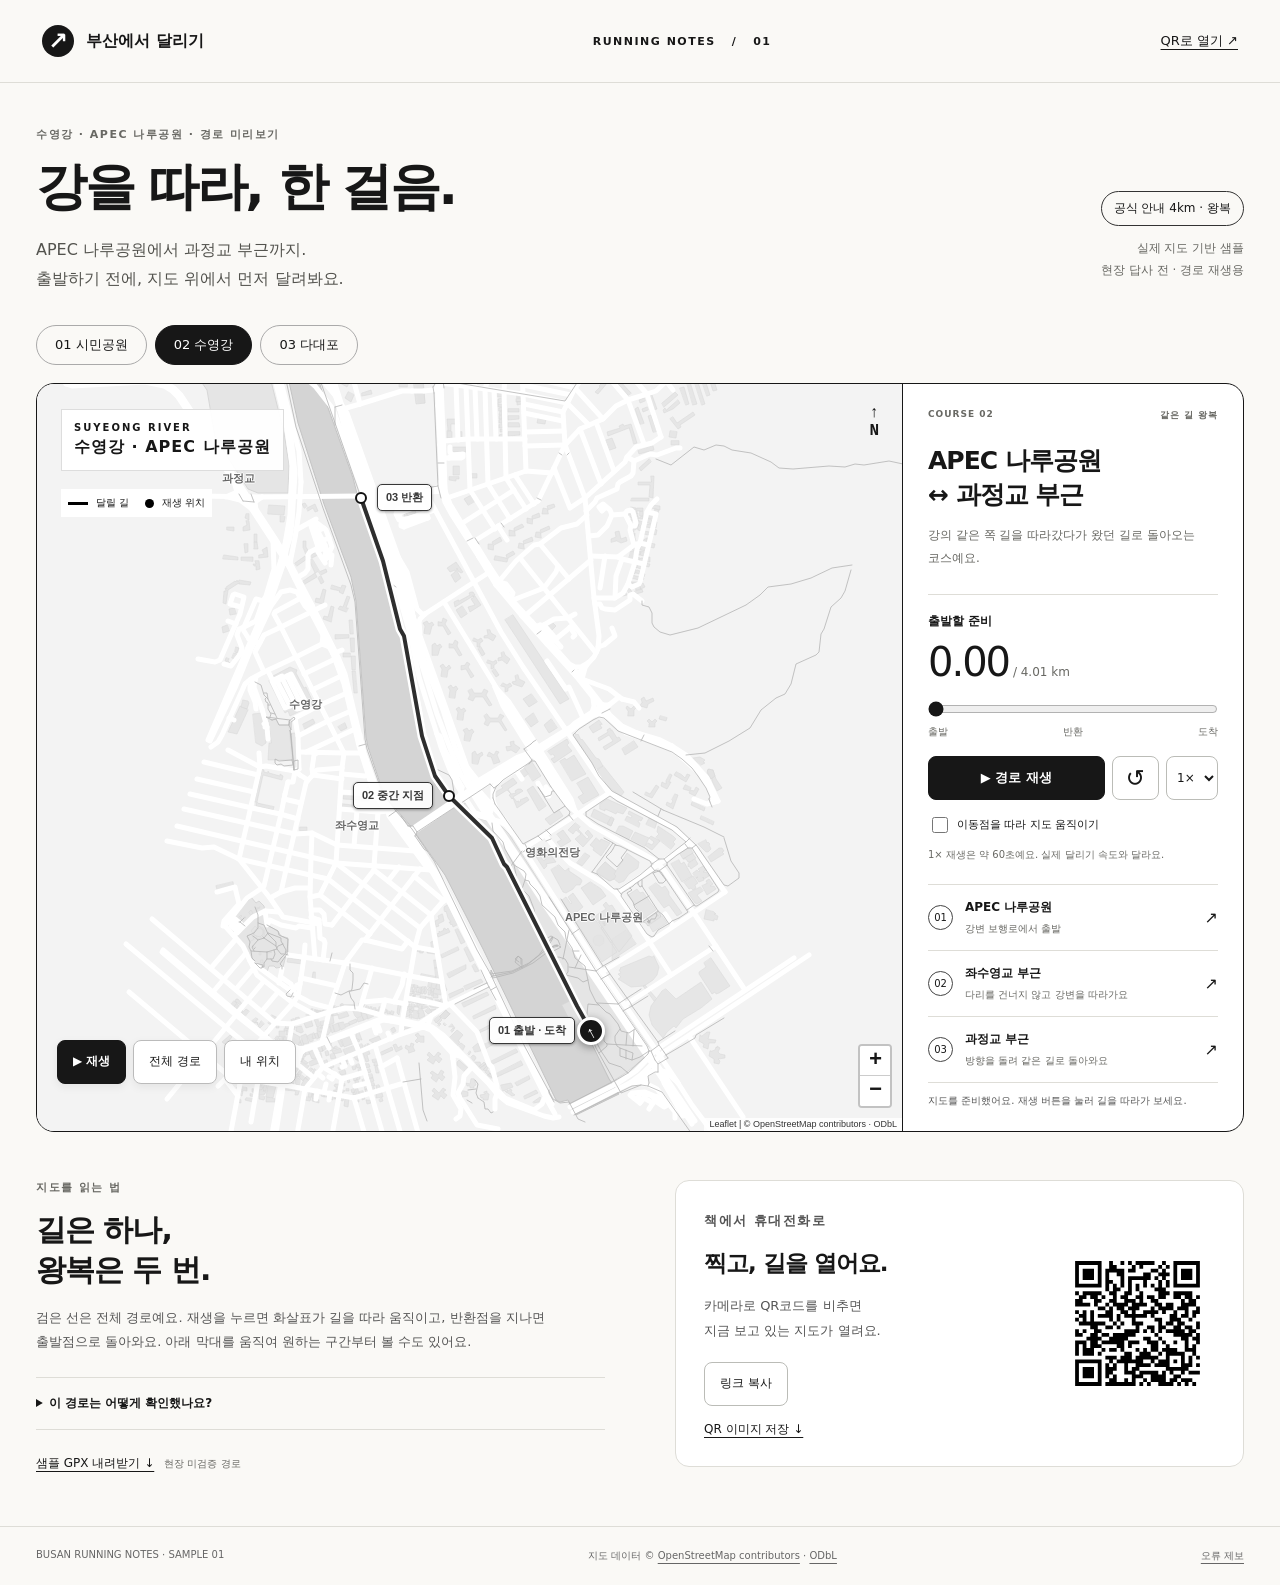
<file: index.html>
<!DOCTYPE html>

<html lang="ko"><head><meta charset="utf-8"/><meta content="width=device-width,initial-scale=1" name="viewport"/><meta content="#faf9f6" name="theme-color"/><meta content="수영강 APEC 나루공원에서 과정교 부근까지. 실제 지도 위에서 미리 따라가 보는 부산 러닝 코스 샘플." name="description"/><title>수영강 · APEC 나루공원 · 부산 러닝 지도</title><link href="vendor/leaflet.css" rel="stylesheet"/><link href="style.css" rel="stylesheet"/><script defer="" src="vendor/leaflet.js"></script><script defer="" src="app.js"></script></head>
<body>
<header><a class="brand" href="./"><span class="brand-icon">↗</span> 부산에서 달리기</a><span class="edition">RUNNING NOTES   /   01</span><a class="qr-link" href="#share">QR로 열기 ↗</a></header>
<main>
<section class="intro"><div><p class="eyebrow">수영강 · APEC 나루공원 · 경로 미리보기</p><h1>강을 따라, 한 걸음.</h1><p class="lead">APEC 나루공원에서 과정교 부근까지.<br/>출발하기 전에, 지도 위에서 먼저 달려봐요.</p></div><div class="intro-note"><span class="pill">공식 안내 4km · 왕복</span><p>실제 지도 기반 샘플<br/>현장 답사 전 · 경로 재생용</p></div></section><nav aria-label="코스 선택" class="course-nav"><a href="https://codingspecialist.github.io/busan-running-map/park/">01 시민공원</a><a aria-current="page" href="https://codingspecialist.github.io/busan-running-map/">02 수영강</a><a href="https://codingspecialist.github.io/busan-running-map/sea/">03 다대포</a></nav>
<div class="experience">
<section aria-label="수영강 러닝 경로 지도" class="map-shell"><div id="map"></div><div class="map-title">SUYEONG RIVER<span>수영강 · APEC 나루공원</span></div><span aria-hidden="true" class="north">↑<br/>N</span><div class="map-tools"><button class="primary" disabled="" id="map-play">▶ 재생</button><button id="fit" title="전체 경로 보기">전체 경로</button><button id="locate">내 위치</button></div><div class="map-legend"><span class="line"></span> 달릴 길 <span class="dot"></span> 재생 위치</div></section>
<aside class="journey"><div class="chapter"><span>COURSE 02</span><span>같은 길 왕복</span></div><h2>APEC 나루공원<br/>↔ 과정교 부근</h2><p class="journey-desc">강의 같은 쪽 길을 따라갔다가 왔던 길로 돌아오는 코스예요.</p>
<div class="progress-card"><div class="phase" id="phase">출발할 준비</div><div class="distance"><strong id="distance">0.00</strong><span> / <span id="total">4.01</span> km</span></div><label class="sr-only" for="progress">경로 재생 위치</label><input id="progress" max="1000" min="0" type="range" value="0"/><div class="range-labels"><span>출발</span><span>반환</span><span>도착</span></div><div class="play-row"><button class="primary" disabled="" id="play">지도 불러오는 중</button><button aria-label="처음으로" id="reset">↺</button><label class="speed-label"><span class="sr-only">재생 속도</span><select id="speed"><option value="1">1×</option><option value="2">2×</option><option value="4">4×</option></select></label></div><label class="follow"><input id="follow" type="checkbox"/> 이동점을 따라 지도 움직이기</label><p class="small">1× 재생은 약 60초예요. 실제 달리기 속도와 달라요.</p></div>
<ol class="stops"><li><button data-stop="start"><span class="stop-number">01</span><span><b>APEC 나루공원</b><small>강변 보행로에서 출발</small></span><span>↗</span></button></li><li><button data-stop="bridge"><span class="stop-number">02</span><span><b>좌수영교 부근</b><small>다리를 건너지 않고 강변을 따라가요</small></span><span>↗</span></button></li><li><button data-stop="turn"><span class="stop-number">03</span><span><b>과정교 부근</b><small>방향을 돌려 같은 길로 돌아와요</small></span><span>↗</span></button></li></ol>
<p aria-live="polite" class="status" id="status" role="status">지도와 경로를 불러오고 있어요.</p></aside></div>
<section class="below"><div class="reading"><p class="eyebrow">지도를 읽는 법</p><h2>길은 하나,<br/>왕복은 두 번.</h2><p>검은 선은 전체 경로예요. 재생을 누르면 화살표가 길을 따라 움직이고, 반환점을 지나면 출발점으로 돌아와요. 아래 막대를 움직여 원하는 구간부터 볼 수도 있어요.</p><details><summary>이 경로는 어떻게 확인했나요?</summary><p>공식 코스의 경유 순서를 참고해 OSM 보행 가능 길에 맞춘 샘플이에요. 출발점은 공원 강변 보행로이며 야외무대 집결점과 정확히 같지 않아요. 공식 안내는 왕복 4km예요.</p><p>좌표 계산 거리: <span id="computed">약 4.01km</span>. 실측 GPS 기록과 현장 답사로 검증한 경로는 아니에요. 현재 통행 여부는 현장 안내를 확인하세요.</p><p>자동 길찾기·음성 안내·경로 이탈 알림은 제공하지 않아요.</p><p>자료 확인: 2026.10.18 · <a href="https://runbusancrew.com/course.html">달려라부산 공식 코스</a></p></details><a class="download" download="" href="route.gpx">샘플 GPX 내려받기 ↓</a><span class="small">현장 미검증 경로</span></div><div class="share" id="share"><div><p class="eyebrow">책에서 휴대전화로</p><h2>찍고, 길을 열어요.</h2><p>카메라로 QR코드를 비추면<br/>지금 보고 있는 지도가 열려요.</p><button id="copy">링크 복사</button><a class="download" download="" href="qr-code.png">QR 이미지 저장 ↓</a></div><a aria-label="부산 러닝 지도 열기" href="https://codingspecialist.github.io/busan-running-map/"><img alt="수영강 · APEC 나루공원 지도 QR코드" height="180" src="qr-code.svg" width="180"/></a></div></section>
</main><footer><span>BUSAN RUNNING NOTES · SAMPLE 01</span><span>지도 데이터 © <a href="https://www.openstreetmap.org/copyright">OpenStreetMap contributors</a> · <a href="https://opendatacommons.org/licenses/odbl/1-0/">ODbL</a></span><a href="https://github.com/codingspecialist/busan-running-map/issues">오류 제보</a></footer>
<noscript><p>경로 재생에는 JavaScript가 필요해요. 브라우저에서 JavaScript를 허용해 주세요.</p></noscript>
</body></html>
</file>
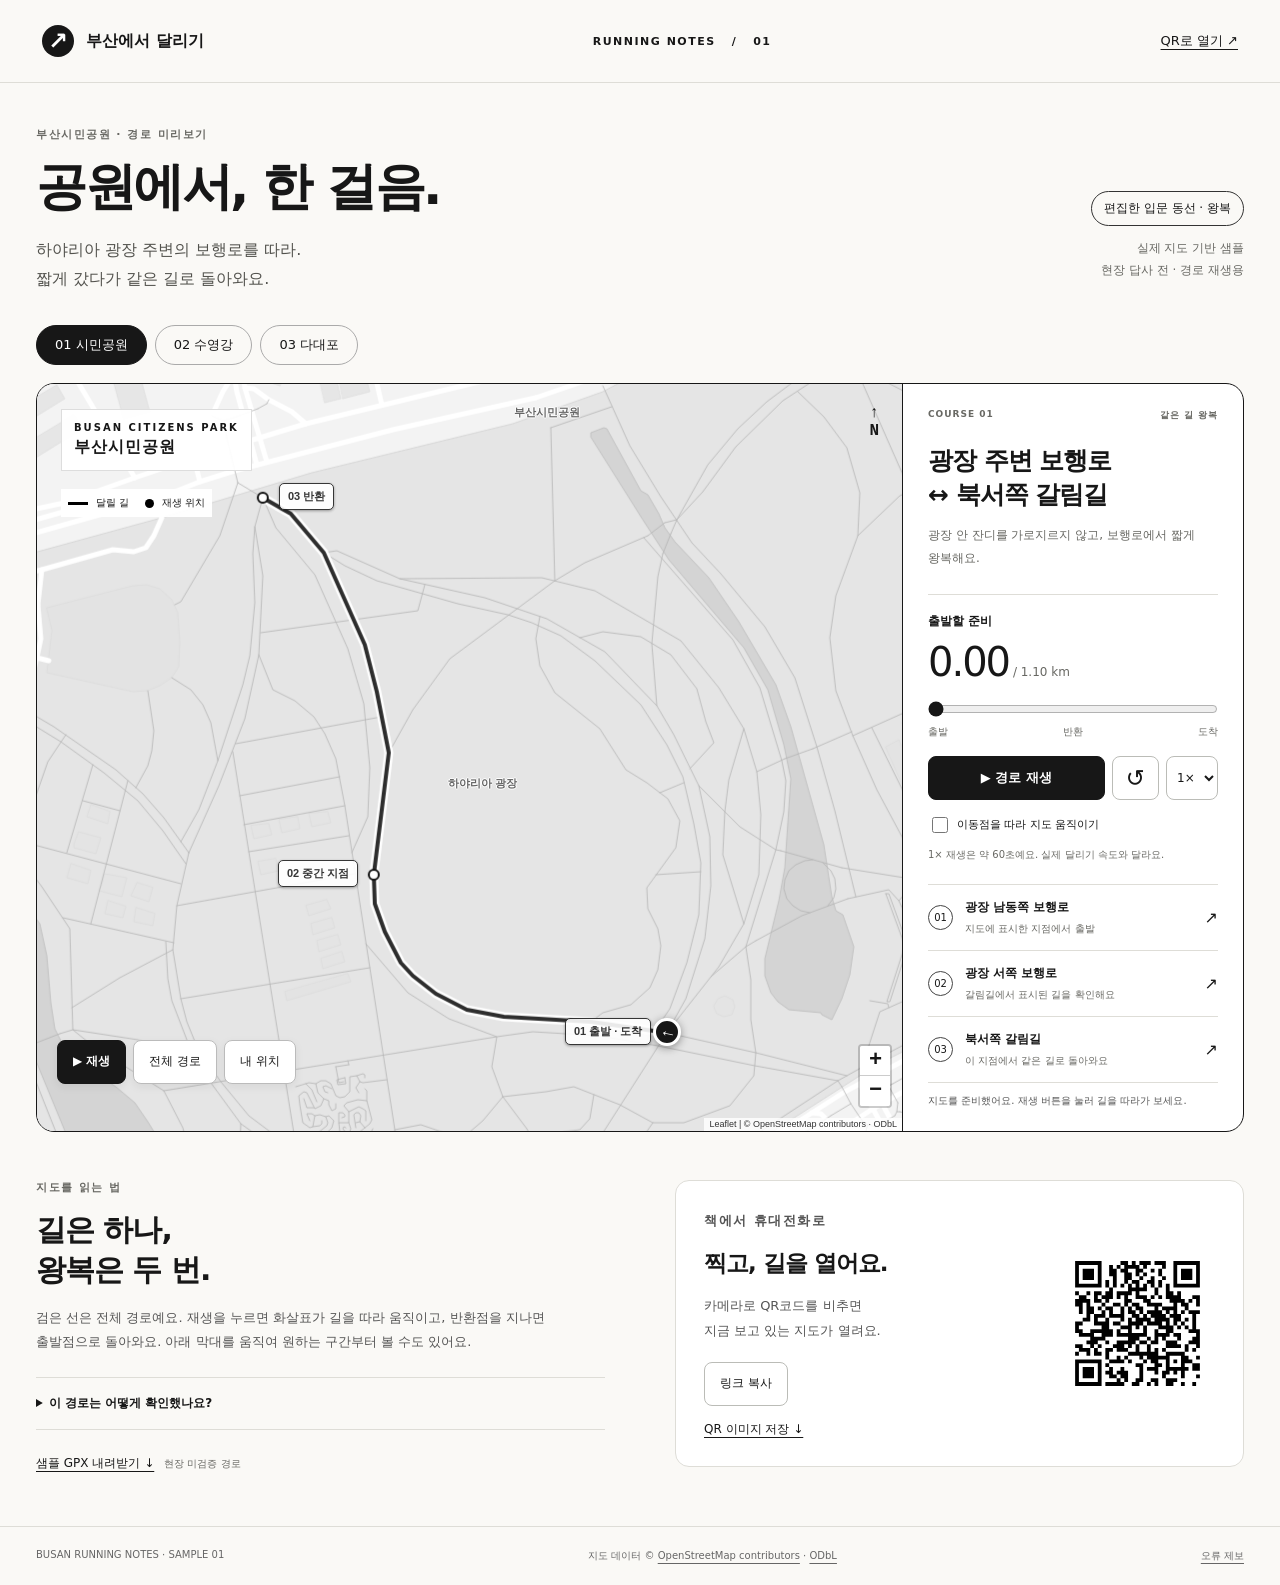
<file: park/index.html>
<!DOCTYPE html>

<html lang="ko"><head><meta charset="utf-8"/><meta content="width=device-width,initial-scale=1" name="viewport"/><meta content="#faf9f6" name="theme-color"/><meta content="수영강 APEC 나루공원에서 과정교 부근까지. 실제 지도 위에서 미리 따라가 보는 부산 러닝 코스 샘플." name="description"/><title>부산시민공원 · 부산 러닝 지도</title><link href="../vendor/leaflet.css" rel="stylesheet"/><link href="../style.css" rel="stylesheet"/><script defer="" src="../vendor/leaflet.js"></script><script defer="" src="../app.js"></script></head>
<body>
<header><a class="brand" href="./"><span class="brand-icon">↗</span> 부산에서 달리기</a><span class="edition">RUNNING NOTES   /   01</span><a class="qr-link" href="#share">QR로 열기 ↗</a></header>
<main>
<section class="intro"><div><p class="eyebrow">부산시민공원 · 경로 미리보기</p><h1>공원에서, 한 걸음.</h1><p class="lead">하야리아 광장 주변의 보행로를 따라.<br/>짧게 갔다가 같은 길로 돌아와요.</p></div><div class="intro-note"><span class="pill">편집한 입문 동선 · 왕복</span><p>실제 지도 기반 샘플<br/>현장 답사 전 · 경로 재생용</p></div></section><nav aria-label="코스 선택" class="course-nav"><a aria-current="page" href="https://codingspecialist.github.io/busan-running-map/park/">01 시민공원</a><a href="https://codingspecialist.github.io/busan-running-map/">02 수영강</a><a href="https://codingspecialist.github.io/busan-running-map/sea/">03 다대포</a></nav>
<div class="experience">
<section aria-label="수영강 러닝 경로 지도" class="map-shell"><div id="map"></div><div class="map-title">BUSAN CITIZENS PARK<span>부산시민공원</span></div><span aria-hidden="true" class="north">↑<br/>N</span><div class="map-tools"><button class="primary" disabled="" id="map-play">▶ 재생</button><button id="fit" title="전체 경로 보기">전체 경로</button><button id="locate">내 위치</button></div><div class="map-legend"><span class="line"></span> 달릴 길 <span class="dot"></span> 재생 위치</div></section>
<aside class="journey"><div class="chapter"><span>COURSE 01</span><span>같은 길 왕복</span></div><h2>광장 주변 보행로<br/>↔ 북서쪽 갈림길</h2><p class="journey-desc">광장 안 잔디를 가로지르지 않고, 보행로에서 짧게 왕복해요.</p>
<div class="progress-card"><div class="phase" id="phase">출발할 준비</div><div class="distance"><strong id="distance">0.00</strong><span> / <span id="total">4.01</span> km</span></div><label class="sr-only" for="progress">경로 재생 위치</label><input id="progress" max="1000" min="0" type="range" value="0"/><div class="range-labels"><span>출발</span><span>반환</span><span>도착</span></div><div class="play-row"><button class="primary" disabled="" id="play">지도 불러오는 중</button><button aria-label="처음으로" id="reset">↺</button><label class="speed-label"><span class="sr-only">재생 속도</span><select id="speed"><option value="1">1×</option><option value="2">2×</option><option value="4">4×</option></select></label></div><label class="follow"><input id="follow" type="checkbox"/> 이동점을 따라 지도 움직이기</label><p class="small">1× 재생은 약 60초예요. 실제 달리기 속도와 달라요.</p></div>
<ol class="stops"><li><button data-stop="start"><span class="stop-number">01</span><span><b>광장 남동쪽 보행로</b><small>지도에 표시한 지점에서 출발</small></span><span>↗</span></button></li><li><button data-stop="bridge"><span class="stop-number">02</span><span><b>광장 서쪽 보행로</b><small>갈림길에서 표시된 길을 확인해요</small></span><span>↗</span></button></li><li><button data-stop="turn"><span class="stop-number">03</span><span><b>북서쪽 갈림길</b><small>이 지점에서 같은 길로 돌아와요</small></span><span>↗</span></button></li></ol>
<p aria-live="polite" class="status" id="status" role="status">지도와 경로를 불러오고 있어요.</p></aside></div>
<section class="below"><div class="reading"><p class="eyebrow">지도를 읽는 법</p><h2>길은 하나,<br/>왕복은 두 번.</h2><p>검은 선은 전체 경로예요. 재생을 누르면 화살표가 길을 따라 움직이고, 반환점을 지나면 출발점으로 돌아와요. 아래 막대를 움직여 원하는 구간부터 볼 수도 있어요.</p><details><summary>이 경로는 어떻게 확인했나요?</summary><p>공식 러닝 코스가 아닌 편집한 입문 동선이에요. OSM에 등록된 공원 보행로를 따라 왕복하며, 거리 표시는 좌표 계산값이에요. 현장 안내에 따라 통행 가능한 길을 이용하세요.</p><p>좌표 계산 거리: <span id="computed">약 1.09km</span>. 실측 GPS 기록과 현장 답사로 검증한 경로는 아니에요. 현재 통행 여부는 현장 안내를 확인하세요.</p><p>자동 길찾기·음성 안내·경로 이탈 알림은 제공하지 않아요.</p><p>자료 확인: 2026.10.18 · <a href="https://citizenparkmap.bisco.or.kr/">부산시민공원 공식 안내</a></p></details><a class="download" download="" href="route.gpx">샘플 GPX 내려받기 ↓</a><span class="small">현장 미검증 경로</span></div><div class="share" id="share"><div><p class="eyebrow">책에서 휴대전화로</p><h2>찍고, 길을 열어요.</h2><p>카메라로 QR코드를 비추면<br/>지금 보고 있는 지도가 열려요.</p><button id="copy">링크 복사</button><a class="download" download="" href="qr-code.png">QR 이미지 저장 ↓</a></div><a aria-label="부산 러닝 지도 열기" href="https://codingspecialist.github.io/busan-running-map/park/"><img alt="부산시민공원 지도 QR코드" height="180" src="qr-code.svg" width="180"/></a></div></section>
</main><footer><span>BUSAN RUNNING NOTES · SAMPLE 01</span><span>지도 데이터 © <a href="https://www.openstreetmap.org/copyright">OpenStreetMap contributors</a> · <a href="https://opendatacommons.org/licenses/odbl/1-0/">ODbL</a></span><a href="https://github.com/codingspecialist/busan-running-map/issues">오류 제보</a></footer>
<noscript><p>경로 재생에는 JavaScript가 필요해요. 브라우저에서 JavaScript를 허용해 주세요.</p></noscript>
</body></html>
</file>
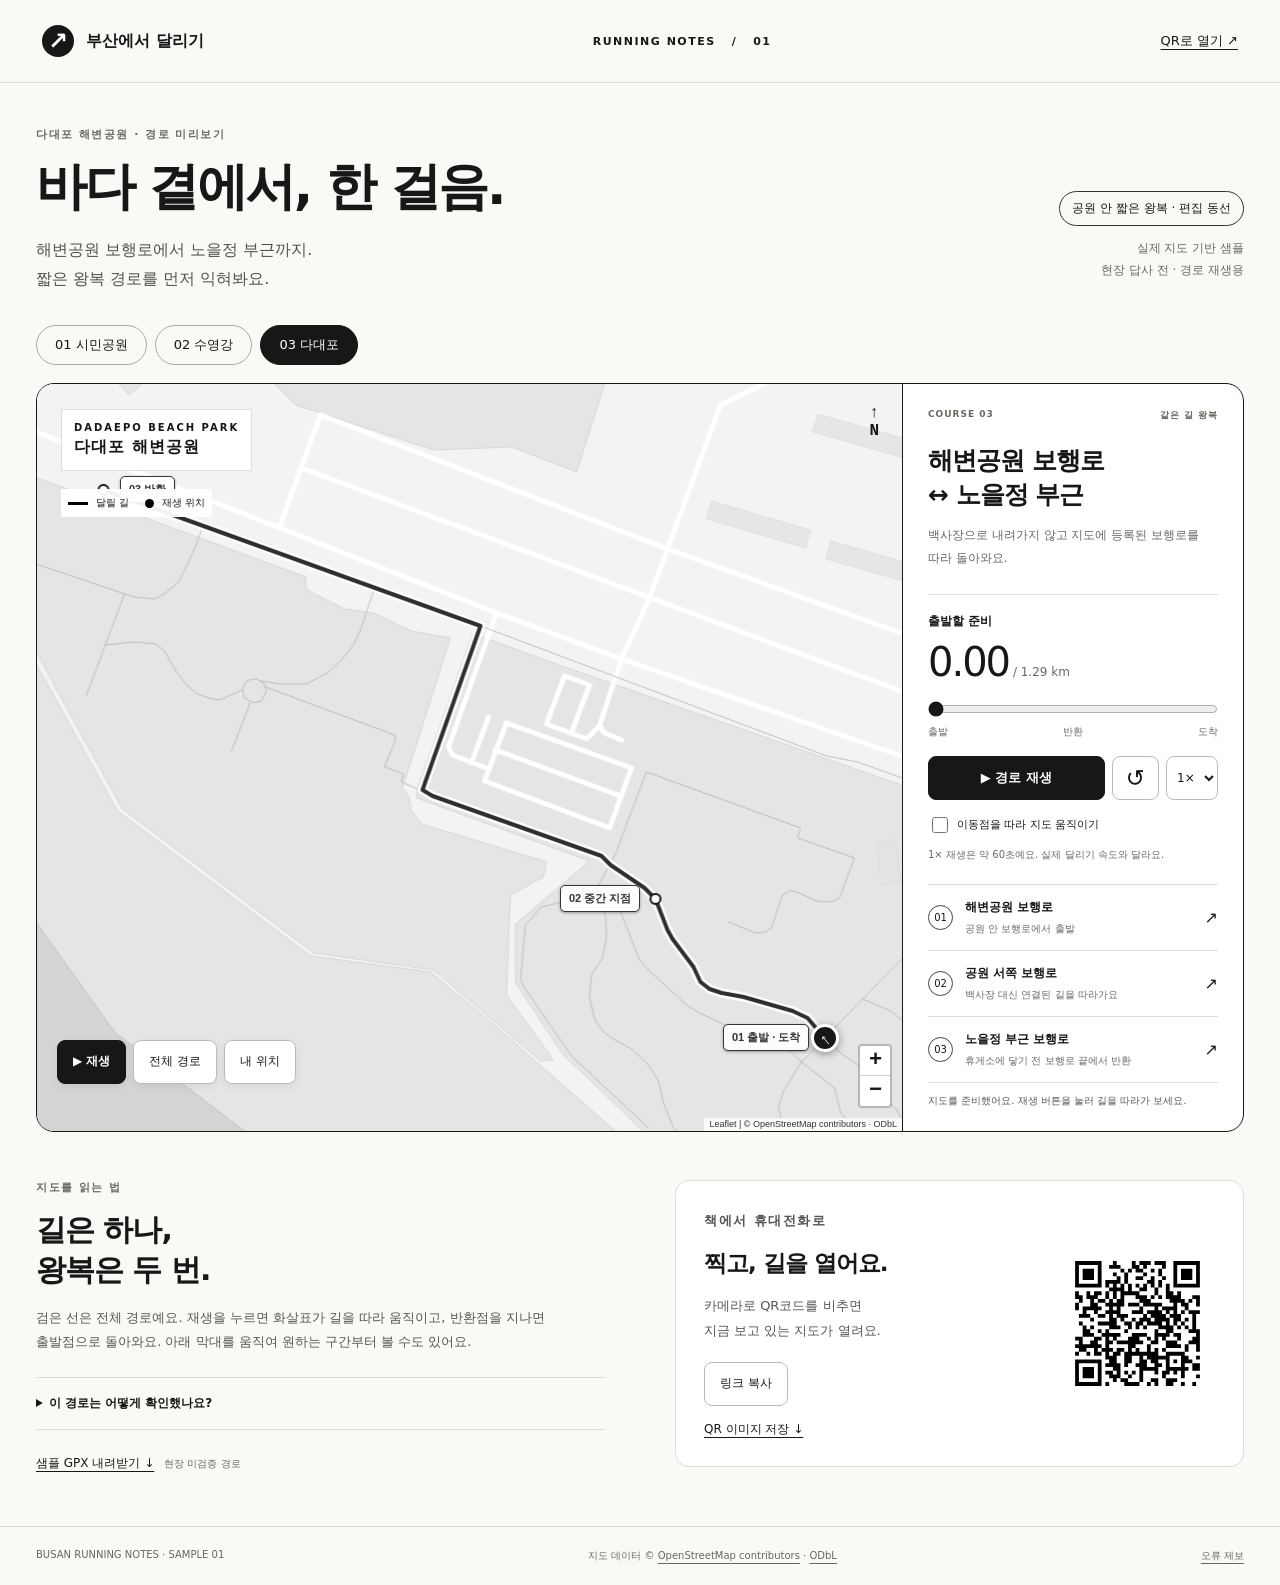
<file: sea/index.html>
<!DOCTYPE html>

<html lang="ko"><head><meta charset="utf-8"/><meta content="width=device-width,initial-scale=1" name="viewport"/><meta content="#faf9f6" name="theme-color"/><meta content="수영강 APEC 나루공원에서 과정교 부근까지. 실제 지도 위에서 미리 따라가 보는 부산 러닝 코스 샘플." name="description"/><title>다대포 해변공원 · 부산 러닝 지도</title><link href="../vendor/leaflet.css" rel="stylesheet"/><link href="../style.css" rel="stylesheet"/><script defer="" src="../vendor/leaflet.js"></script><script defer="" src="../app.js"></script></head>
<body>
<header><a class="brand" href="./"><span class="brand-icon">↗</span> 부산에서 달리기</a><span class="edition">RUNNING NOTES   /   01</span><a class="qr-link" href="#share">QR로 열기 ↗</a></header>
<main>
<section class="intro"><div><p class="eyebrow">다대포 해변공원 · 경로 미리보기</p><h1>바다 곁에서, 한 걸음.</h1><p class="lead">해변공원 보행로에서 노을정 부근까지.<br/>짧은 왕복 경로를 먼저 익혀봐요.</p></div><div class="intro-note"><span class="pill">공원 안 짧은 왕복 · 편집 동선</span><p>실제 지도 기반 샘플<br/>현장 답사 전 · 경로 재생용</p></div></section><nav aria-label="코스 선택" class="course-nav"><a href="https://codingspecialist.github.io/busan-running-map/park/">01 시민공원</a><a href="https://codingspecialist.github.io/busan-running-map/">02 수영강</a><a aria-current="page" href="https://codingspecialist.github.io/busan-running-map/sea/">03 다대포</a></nav>
<div class="experience">
<section aria-label="수영강 러닝 경로 지도" class="map-shell"><div id="map"></div><div class="map-title">DADAEPO BEACH PARK<span>다대포 해변공원</span></div><span aria-hidden="true" class="north">↑<br/>N</span><div class="map-tools"><button class="primary" disabled="" id="map-play">▶ 재생</button><button id="fit" title="전체 경로 보기">전체 경로</button><button id="locate">내 위치</button></div><div class="map-legend"><span class="line"></span> 달릴 길 <span class="dot"></span> 재생 위치</div></section>
<aside class="journey"><div class="chapter"><span>COURSE 03</span><span>같은 길 왕복</span></div><h2>해변공원 보행로<br/>↔ 노을정 부근</h2><p class="journey-desc">백사장으로 내려가지 않고 지도에 등록된 보행로를 따라 돌아와요.</p>
<div class="progress-card"><div class="phase" id="phase">출발할 준비</div><div class="distance"><strong id="distance">0.00</strong><span> / <span id="total">4.01</span> km</span></div><label class="sr-only" for="progress">경로 재생 위치</label><input id="progress" max="1000" min="0" type="range" value="0"/><div class="range-labels"><span>출발</span><span>반환</span><span>도착</span></div><div class="play-row"><button class="primary" disabled="" id="play">지도 불러오는 중</button><button aria-label="처음으로" id="reset">↺</button><label class="speed-label"><span class="sr-only">재생 속도</span><select id="speed"><option value="1">1×</option><option value="2">2×</option><option value="4">4×</option></select></label></div><label class="follow"><input id="follow" type="checkbox"/> 이동점을 따라 지도 움직이기</label><p class="small">1× 재생은 약 60초예요. 실제 달리기 속도와 달라요.</p></div>
<ol class="stops"><li><button data-stop="start"><span class="stop-number">01</span><span><b>해변공원 보행로</b><small>공원 안 보행로에서 출발</small></span><span>↗</span></button></li><li><button data-stop="bridge"><span class="stop-number">02</span><span><b>공원 서쪽 보행로</b><small>백사장 대신 연결된 길을 따라가요</small></span><span>↗</span></button></li><li><button data-stop="turn"><span class="stop-number">03</span><span><b>노을정 부근 보행로</b><small>휴게소에 닿기 전 보행로 끝에서 반환</small></span><span>↗</span></button></li></ol>
<p aria-live="polite" class="status" id="status" role="status">지도와 경로를 불러오고 있어요.</p></aside></div>
<section class="below"><div class="reading"><p class="eyebrow">지도를 읽는 법</p><h2>길은 하나,<br/>왕복은 두 번.</h2><p>검은 선은 전체 경로예요. 재생을 누르면 화살표가 길을 따라 움직이고, 반환점을 지나면 출발점으로 돌아와요. 아래 막대를 움직여 원하는 구간부터 볼 수도 있어요.</p><details><summary>이 경로는 어떻게 확인했나요?</summary><p>공식 A코스는 러너지원공간에서 홍티1교까지 왕복 4km예요. 이 지도는 공원 안 보행로를 짧게 왕복하도록 별도로 편집한 동선이에요. 공식 A코스를 그대로 재현한 지도는 아니에요. 공식 출발점과 다르고 홍티1교까지 이어지지 않아요. 노을정 휴게소에 닿기 전 보행로에서 돌아와요.</p><p>좌표 계산 거리: <span id="computed">약 1.29km</span>. 실측 GPS 기록과 현장 답사로 검증한 경로는 아니에요. 현재 통행 여부는 현장 안내를 확인하세요.</p><p>자동 길찾기·음성 안내·경로 이탈 알림은 제공하지 않아요.</p><p>자료 확인: 2026.10.18 · <a href="https://runbusancrew.com/course.html">달려라부산 공식 코스</a></p></details><a class="download" download="" href="route.gpx">샘플 GPX 내려받기 ↓</a><span class="small">현장 미검증 경로</span></div><div class="share" id="share"><div><p class="eyebrow">책에서 휴대전화로</p><h2>찍고, 길을 열어요.</h2><p>카메라로 QR코드를 비추면<br/>지금 보고 있는 지도가 열려요.</p><button id="copy">링크 복사</button><a class="download" download="" href="qr-code.png">QR 이미지 저장 ↓</a></div><a aria-label="부산 러닝 지도 열기" href="https://codingspecialist.github.io/busan-running-map/sea/"><img alt="다대포 해변공원 지도 QR코드" height="180" src="qr-code.svg" width="180"/></a></div></section>
</main><footer><span>BUSAN RUNNING NOTES · SAMPLE 01</span><span>지도 데이터 © <a href="https://www.openstreetmap.org/copyright">OpenStreetMap contributors</a> · <a href="https://opendatacommons.org/licenses/odbl/1-0/">ODbL</a></span><a href="https://github.com/codingspecialist/busan-running-map/issues">오류 제보</a></footer>
<noscript><p>경로 재생에는 JavaScript가 필요해요. 브라우저에서 JavaScript를 허용해 주세요.</p></noscript>
</body></html>
</file>
<file: vendor/leaflet.css>
/* required styles */

.leaflet-pane,
.leaflet-tile,
.leaflet-marker-icon,
.leaflet-marker-shadow,
.leaflet-tile-container,
.leaflet-pane > svg,
.leaflet-pane > canvas,
.leaflet-zoom-box,
.leaflet-image-layer,
.leaflet-layer {
	position: absolute;
	left: 0;
	top: 0;
	}
.leaflet-container {
	overflow: hidden;
	}
.leaflet-tile,
.leaflet-marker-icon,
.leaflet-marker-shadow {
	-webkit-user-select: none;
	   -moz-user-select: none;
	        user-select: none;
	  -webkit-user-drag: none;
	}
/* Prevents IE11 from highlighting tiles in blue */
.leaflet-tile::selection {
	background: transparent;
}
/* Safari renders non-retina tile on retina better with this, but Chrome is worse */
.leaflet-safari .leaflet-tile {
	image-rendering: -webkit-optimize-contrast;
	}
/* hack that prevents hw layers "stretching" when loading new tiles */
.leaflet-safari .leaflet-tile-container {
	width: 1600px;
	height: 1600px;
	-webkit-transform-origin: 0 0;
	}
.leaflet-marker-icon,
.leaflet-marker-shadow {
	display: block;
	}
/* .leaflet-container svg: reset svg max-width decleration shipped in Joomla! (joomla.org) 3.x */
/* .leaflet-container img: map is broken in FF if you have max-width: 100% on tiles */
.leaflet-container .leaflet-overlay-pane svg {
	max-width: none !important;
	max-height: none !important;
	}
.leaflet-container .leaflet-marker-pane img,
.leaflet-container .leaflet-shadow-pane img,
.leaflet-container .leaflet-tile-pane img,
.leaflet-container img.leaflet-image-layer,
.leaflet-container .leaflet-tile {
	max-width: none !important;
	max-height: none !important;
	width: auto;
	padding: 0;
	}

.leaflet-container img.leaflet-tile {
	/* See: https://bugs.chromium.org/p/chromium/issues/detail?id=600120 */
	mix-blend-mode: plus-lighter;
}

.leaflet-container.leaflet-touch-zoom {
	-ms-touch-action: pan-x pan-y;
	touch-action: pan-x pan-y;
	}
.leaflet-container.leaflet-touch-drag {
	-ms-touch-action: pinch-zoom;
	/* Fallback for FF which doesn't support pinch-zoom */
	touch-action: none;
	touch-action: pinch-zoom;
}
.leaflet-container.leaflet-touch-drag.leaflet-touch-zoom {
	-ms-touch-action: none;
	touch-action: none;
}
.leaflet-container {
	-webkit-tap-highlight-color: transparent;
}
.leaflet-container a {
	-webkit-tap-highlight-color: rgba(51, 181, 229, 0.4);
}
.leaflet-tile {
	filter: inherit;
	visibility: hidden;
	}
.leaflet-tile-loaded {
	visibility: inherit;
	}
.leaflet-zoom-box {
	width: 0;
	height: 0;
	-moz-box-sizing: border-box;
	     box-sizing: border-box;
	z-index: 800;
	}
/* workaround for https://bugzilla.mozilla.org/show_bug.cgi?id=888319 */
.leaflet-overlay-pane svg {
	-moz-user-select: none;
	}

.leaflet-pane         { z-index: 400; }

.leaflet-tile-pane    { z-index: 200; }
.leaflet-overlay-pane { z-index: 400; }
.leaflet-shadow-pane  { z-index: 500; }
.leaflet-marker-pane  { z-index: 600; }
.leaflet-tooltip-pane   { z-index: 650; }
.leaflet-popup-pane   { z-index: 700; }

.leaflet-map-pane canvas { z-index: 100; }
.leaflet-map-pane svg    { z-index: 200; }

.leaflet-vml-shape {
	width: 1px;
	height: 1px;
	}
.lvml {
	behavior: url(#default#VML);
	display: inline-block;
	position: absolute;
	}


/* control positioning */

.leaflet-control {
	position: relative;
	z-index: 800;
	pointer-events: visiblePainted; /* IE 9-10 doesn't have auto */
	pointer-events: auto;
	}
.leaflet-top,
.leaflet-bottom {
	position: absolute;
	z-index: 1000;
	pointer-events: none;
	}
.leaflet-top {
	top: 0;
	}
.leaflet-right {
	right: 0;
	}
.leaflet-bottom {
	bottom: 0;
	}
.leaflet-left {
	left: 0;
	}
.leaflet-control {
	float: left;
	clear: both;
	}
.leaflet-right .leaflet-control {
	float: right;
	}
.leaflet-top .leaflet-control {
	margin-top: 10px;
	}
.leaflet-bottom .leaflet-control {
	margin-bottom: 10px;
	}
.leaflet-left .leaflet-control {
	margin-left: 10px;
	}
.leaflet-right .leaflet-control {
	margin-right: 10px;
	}


/* zoom and fade animations */

.leaflet-fade-anim .leaflet-popup {
	opacity: 0;
	-webkit-transition: opacity 0.2s linear;
	   -moz-transition: opacity 0.2s linear;
	        transition: opacity 0.2s linear;
	}
.leaflet-fade-anim .leaflet-map-pane .leaflet-popup {
	opacity: 1;
	}
.leaflet-zoom-animated {
	-webkit-transform-origin: 0 0;
	    -ms-transform-origin: 0 0;
	        transform-origin: 0 0;
	}
svg.leaflet-zoom-animated {
	will-change: transform;
}

.leaflet-zoom-anim .leaflet-zoom-animated {
	-webkit-transition: -webkit-transform 0.25s cubic-bezier(0,0,0.25,1);
	   -moz-transition:    -moz-transform 0.25s cubic-bezier(0,0,0.25,1);
	        transition:         transform 0.25s cubic-bezier(0,0,0.25,1);
	}
.leaflet-zoom-anim .leaflet-tile,
.leaflet-pan-anim .leaflet-tile {
	-webkit-transition: none;
	   -moz-transition: none;
	        transition: none;
	}

.leaflet-zoom-anim .leaflet-zoom-hide {
	visibility: hidden;
	}


/* cursors */

.leaflet-interactive {
	cursor: pointer;
	}
.leaflet-grab {
	cursor: -webkit-grab;
	cursor:    -moz-grab;
	cursor:         grab;
	}
.leaflet-crosshair,
.leaflet-crosshair .leaflet-interactive {
	cursor: crosshair;
	}
.leaflet-popup-pane,
.leaflet-control {
	cursor: auto;
	}
.leaflet-dragging .leaflet-grab,
.leaflet-dragging .leaflet-grab .leaflet-interactive,
.leaflet-dragging .leaflet-marker-draggable {
	cursor: move;
	cursor: -webkit-grabbing;
	cursor:    -moz-grabbing;
	cursor:         grabbing;
	}

/* marker & overlays interactivity */
.leaflet-marker-icon,
.leaflet-marker-shadow,
.leaflet-image-layer,
.leaflet-pane > svg path,
.leaflet-tile-container {
	pointer-events: none;
	}

.leaflet-marker-icon.leaflet-interactive,
.leaflet-image-layer.leaflet-interactive,
.leaflet-pane > svg path.leaflet-interactive,
svg.leaflet-image-layer.leaflet-interactive path {
	pointer-events: visiblePainted; /* IE 9-10 doesn't have auto */
	pointer-events: auto;
	}

/* visual tweaks */

.leaflet-container {
	background: #ddd;
	outline-offset: 1px;
	}
.leaflet-container a {
	color: #0078A8;
	}
.leaflet-zoom-box {
	border: 2px dotted #38f;
	background: rgba(255,255,255,0.5);
	}


/* general typography */
.leaflet-container {
	font-family: "Helvetica Neue", Arial, Helvetica, sans-serif;
	font-size: 12px;
	font-size: 0.75rem;
	line-height: 1.5;
	}


/* general toolbar styles */

.leaflet-bar {
	box-shadow: 0 1px 5px rgba(0,0,0,0.65);
	border-radius: 4px;
	}
.leaflet-bar a {
	background-color: #fff;
	border-bottom: 1px solid #ccc;
	width: 26px;
	height: 26px;
	line-height: 26px;
	display: block;
	text-align: center;
	text-decoration: none;
	color: black;
	}
.leaflet-bar a,
.leaflet-control-layers-toggle {
	background-position: 50% 50%;
	background-repeat: no-repeat;
	display: block;
	}
.leaflet-bar a:hover,
.leaflet-bar a:focus {
	background-color: #f4f4f4;
	}
.leaflet-bar a:first-child {
	border-top-left-radius: 4px;
	border-top-right-radius: 4px;
	}
.leaflet-bar a:last-child {
	border-bottom-left-radius: 4px;
	border-bottom-right-radius: 4px;
	border-bottom: none;
	}
.leaflet-bar a.leaflet-disabled {
	cursor: default;
	background-color: #f4f4f4;
	color: #bbb;
	}

.leaflet-touch .leaflet-bar a {
	width: 30px;
	height: 30px;
	line-height: 30px;
	}
.leaflet-touch .leaflet-bar a:first-child {
	border-top-left-radius: 2px;
	border-top-right-radius: 2px;
	}
.leaflet-touch .leaflet-bar a:last-child {
	border-bottom-left-radius: 2px;
	border-bottom-right-radius: 2px;
	}

/* zoom control */

.leaflet-control-zoom-in,
.leaflet-control-zoom-out {
	font: bold 18px 'Lucida Console', Monaco, monospace;
	text-indent: 1px;
	}

.leaflet-touch .leaflet-control-zoom-in, .leaflet-touch .leaflet-control-zoom-out  {
	font-size: 22px;
	}


/* layers control */

.leaflet-control-layers {
	box-shadow: 0 1px 5px rgba(0,0,0,0.4);
	background: #fff;
	border-radius: 5px;
	}
.leaflet-control-layers-toggle {
	background-image: url(images/layers.png);
	width: 36px;
	height: 36px;
	}
.leaflet-retina .leaflet-control-layers-toggle {
	background-image: url(images/layers-2x.png);
	background-size: 26px 26px;
	}
.leaflet-touch .leaflet-control-layers-toggle {
	width: 44px;
	height: 44px;
	}
.leaflet-control-layers .leaflet-control-layers-list,
.leaflet-control-layers-expanded .leaflet-control-layers-toggle {
	display: none;
	}
.leaflet-control-layers-expanded .leaflet-control-layers-list {
	display: block;
	position: relative;
	}
.leaflet-control-layers-expanded {
	padding: 6px 10px 6px 6px;
	color: #333;
	background: #fff;
	}
.leaflet-control-layers-scrollbar {
	overflow-y: scroll;
	overflow-x: hidden;
	padding-right: 5px;
	}
.leaflet-control-layers-selector {
	margin-top: 2px;
	position: relative;
	top: 1px;
	}
.leaflet-control-layers label {
	display: block;
	font-size: 13px;
	font-size: 1.08333em;
	}
.leaflet-control-layers-separator {
	height: 0;
	border-top: 1px solid #ddd;
	margin: 5px -10px 5px -6px;
	}

/* Default icon URLs */
.leaflet-default-icon-path { /* used only in path-guessing heuristic, see L.Icon.Default */
	background-image: url(images/marker-icon.png);
	}


/* attribution and scale controls */

.leaflet-container .leaflet-control-attribution {
	background: #fff;
	background: rgba(255, 255, 255, 0.8);
	margin: 0;
	}
.leaflet-control-attribution,
.leaflet-control-scale-line {
	padding: 0 5px;
	color: #333;
	line-height: 1.4;
	}
.leaflet-control-attribution a {
	text-decoration: none;
	}
.leaflet-control-attribution a:hover,
.leaflet-control-attribution a:focus {
	text-decoration: underline;
	}
.leaflet-attribution-flag {
	display: inline !important;
	vertical-align: baseline !important;
	width: 1em;
	height: 0.6669em;
	}
.leaflet-left .leaflet-control-scale {
	margin-left: 5px;
	}
.leaflet-bottom .leaflet-control-scale {
	margin-bottom: 5px;
	}
.leaflet-control-scale-line {
	border: 2px solid #777;
	border-top: none;
	line-height: 1.1;
	padding: 2px 5px 1px;
	white-space: nowrap;
	-moz-box-sizing: border-box;
	     box-sizing: border-box;
	background: rgba(255, 255, 255, 0.8);
	text-shadow: 1px 1px #fff;
	}
.leaflet-control-scale-line:not(:first-child) {
	border-top: 2px solid #777;
	border-bottom: none;
	margin-top: -2px;
	}
.leaflet-control-scale-line:not(:first-child):not(:last-child) {
	border-bottom: 2px solid #777;
	}

.leaflet-touch .leaflet-control-attribution,
.leaflet-touch .leaflet-control-layers,
.leaflet-touch .leaflet-bar {
	box-shadow: none;
	}
.leaflet-touch .leaflet-control-layers,
.leaflet-touch .leaflet-bar {
	border: 2px solid rgba(0,0,0,0.2);
	background-clip: padding-box;
	}


/* popup */

.leaflet-popup {
	position: absolute;
	text-align: center;
	margin-bottom: 20px;
	}
.leaflet-popup-content-wrapper {
	padding: 1px;
	text-align: left;
	border-radius: 12px;
	}
.leaflet-popup-content {
	margin: 13px 24px 13px 20px;
	line-height: 1.3;
	font-size: 13px;
	font-size: 1.08333em;
	min-height: 1px;
	}
.leaflet-popup-content p {
	margin: 17px 0;
	margin: 1.3em 0;
	}
.leaflet-popup-tip-container {
	width: 40px;
	height: 20px;
	position: absolute;
	left: 50%;
	margin-top: -1px;
	margin-left: -20px;
	overflow: hidden;
	pointer-events: none;
	}
.leaflet-popup-tip {
	width: 17px;
	height: 17px;
	padding: 1px;

	margin: -10px auto 0;
	pointer-events: auto;

	-webkit-transform: rotate(45deg);
	   -moz-transform: rotate(45deg);
	    -ms-transform: rotate(45deg);
	        transform: rotate(45deg);
	}
.leaflet-popup-content-wrapper,
.leaflet-popup-tip {
	background: white;
	color: #333;
	box-shadow: 0 3px 14px rgba(0,0,0,0.4);
	}
.leaflet-container a.leaflet-popup-close-button {
	position: absolute;
	top: 0;
	right: 0;
	border: none;
	text-align: center;
	width: 24px;
	height: 24px;
	font: 16px/24px Tahoma, Verdana, sans-serif;
	color: #757575;
	text-decoration: none;
	background: transparent;
	}
.leaflet-container a.leaflet-popup-close-button:hover,
.leaflet-container a.leaflet-popup-close-button:focus {
	color: #585858;
	}
.leaflet-popup-scrolled {
	overflow: auto;
	}

.leaflet-oldie .leaflet-popup-content-wrapper {
	-ms-zoom: 1;
	}
.leaflet-oldie .leaflet-popup-tip {
	width: 24px;
	margin: 0 auto;

	-ms-filter: "progid:DXImageTransform.Microsoft.Matrix(M11=0.70710678, M12=0.70710678, M21=-0.70710678, M22=0.70710678)";
	filter: progid:DXImageTransform.Microsoft.Matrix(M11=0.70710678, M12=0.70710678, M21=-0.70710678, M22=0.70710678);
	}

.leaflet-oldie .leaflet-control-zoom,
.leaflet-oldie .leaflet-control-layers,
.leaflet-oldie .leaflet-popup-content-wrapper,
.leaflet-oldie .leaflet-popup-tip {
	border: 1px solid #999;
	}


/* div icon */

.leaflet-div-icon {
	background: #fff;
	border: 1px solid #666;
	}


/* Tooltip */
/* Base styles for the element that has a tooltip */
.leaflet-tooltip {
	position: absolute;
	padding: 6px;
	background-color: #fff;
	border: 1px solid #fff;
	border-radius: 3px;
	color: #222;
	white-space: nowrap;
	-webkit-user-select: none;
	-moz-user-select: none;
	-ms-user-select: none;
	user-select: none;
	pointer-events: none;
	box-shadow: 0 1px 3px rgba(0,0,0,0.4);
	}
.leaflet-tooltip.leaflet-interactive {
	cursor: pointer;
	pointer-events: auto;
	}
.leaflet-tooltip-top:before,
.leaflet-tooltip-bottom:before,
.leaflet-tooltip-left:before,
.leaflet-tooltip-right:before {
	position: absolute;
	pointer-events: none;
	border: 6px solid transparent;
	background: transparent;
	content: "";
	}

/* Directions */

.leaflet-tooltip-bottom {
	margin-top: 6px;
}
.leaflet-tooltip-top {
	margin-top: -6px;
}
.leaflet-tooltip-bottom:before,
.leaflet-tooltip-top:before {
	left: 50%;
	margin-left: -6px;
	}
.leaflet-tooltip-top:before {
	bottom: 0;
	margin-bottom: -12px;
	border-top-color: #fff;
	}
.leaflet-tooltip-bottom:before {
	top: 0;
	margin-top: -12px;
	margin-left: -6px;
	border-bottom-color: #fff;
	}
.leaflet-tooltip-left {
	margin-left: -6px;
}
.leaflet-tooltip-right {
	margin-left: 6px;
}
.leaflet-tooltip-left:before,
.leaflet-tooltip-right:before {
	top: 50%;
	margin-top: -6px;
	}
.leaflet-tooltip-left:before {
	right: 0;
	margin-right: -12px;
	border-left-color: #fff;
	}
.leaflet-tooltip-right:before {
	left: 0;
	margin-left: -12px;
	border-right-color: #fff;
	}

/* Printing */

@media print {
	/* Prevent printers from removing background-images of controls. */
	.leaflet-control {
		-webkit-print-color-adjust: exact;
		print-color-adjust: exact;
		}
	}
</file>
<file: style.css>
*{box-sizing:border-box} :root{--ink:#171717;--paper:#faf9f6;--muted:#686863;--line:#deddd7}body{margin:0;background:var(--paper);color:var(--ink);font-family:"Pretendard","Malgun Gothic",system-ui,sans-serif;word-break:keep-all}button,a,input,select{-webkit-tap-highlight-color:transparent}button,select{font:inherit;color:inherit}button{cursor:pointer;background:white;border:1px solid #bbbcb7;border-radius:8px;min-height:44px;padding:10px 15px}button:hover{background:#eeede8}button:disabled{opacity:.6;cursor:wait}button:focus-visible,a:focus-visible,input:focus-visible,summary:focus-visible{outline:3px solid #555;outline-offset:4px}a{color:inherit;text-underline-offset:4px}header{max-width:1480px;margin:auto;display:flex;align-items:center;justify-content:space-between;padding:25px 42px;border-bottom:1px solid var(--line)}.brand{display:flex;align-items:center;gap:12px;text-decoration:none;font-weight:800}.brand-icon{display:grid;place-items:center;width:32px;height:32px;background:var(--ink);color:white;border-radius:50%;font-size:24px}.edition,.eyebrow,.chapter{font-size:11px;letter-spacing:1.5px;font-weight:700}.qr-link{font-size:13px}.intro{display:flex;align-items:flex-end;justify-content:space-between;padding:44px 0 32px}.eyebrow{color:var(--muted);margin:0 0 15px}h1{font-size:clamp(36px,4vw,56px);letter-spacing:-2.5px;line-height:1.15;margin:0 0 20px;font-weight:900}h2{font-size:26px;line-height:1.35;letter-spacing:-1px;margin:15px 0}.lead{font-size:16px;line-height:1.8;margin:0;color:#53534e}.intro-note{text-align:right;font-size:12px;line-height:1.8;color:var(--muted)}.pill{display:inline-block;border:1px solid #333;border-radius:30px;padding:6px 12px;color:var(--ink)}main{max-width:1396px;margin:auto;padding:0 36px}.experience{display:grid;grid-template-columns:minmax(0,1fr) 340px;border:1.5px solid var(--ink);border-radius:18px;overflow:hidden;background:white}.map-shell{min-height:700px;position:relative;border-right:1px solid var(--ink)}#map{height:100%;width:100%;position:absolute;background:#f4f3ee;z-index:0}.map-title{position:absolute;top:25px;left:24px;font-size:10px;letter-spacing:2px;font-weight:700;z-index:500;pointer-events:none;background:#fffffff0;padding:12px;border:1px solid #deddd7}.map-title span{display:block;font-size:19px;letter-spacing:1px;margin-top:4px}.north{position:absolute;right:23px;top:20px;font:700 16px monospace;text-align:center;z-index:500}.map-tools{position:absolute;left:20px;bottom:47px;display:flex;gap:7px;z-index:500}.map-tools button{box-shadow:0 3px 10px #0001;font-size:12px}.map-legend{position:absolute;left:24px;top:105px;z-index:500;display:flex;align-items:center;gap:8px;font-size:10px;background:#fffffff0;padding:7px}.line{width:20px;height:3px;background:black}.dot{height:9px;width:9px;background:black;border-radius:50%;margin-left:8px}.journey{padding:25px 25px 18px}.chapter{display:flex;justify-content:space-between;font-size:9px;letter-spacing:1px;color:var(--muted)}.journey h2{font-size:25px;margin:22px 0 10px}.journey-desc{font-size:12px;color:var(--muted);line-height:1.9;margin-bottom:24px}.progress-card{border-top:1px solid var(--line);padding-top:18px}.phase{font-size:12px;font-weight:700}.distance{margin-top:9px;font-size:12px;color:var(--muted)}.distance strong{font-size:40px;letter-spacing:-2px;font-variant-numeric:tabular-nums;color:var(--ink);font-weight:500}input[type=range]{width:100%;accent-color:var(--ink);margin:12px 0 0;height:24px;cursor:pointer}.range-labels{display:flex;justify-content:space-between;color:var(--muted);font-size:10px}.play-row{display:flex;gap:7px;margin-top:17px}.primary{flex:1;background:var(--ink);color:white;border-color:var(--ink);font-size:13px;font-weight:700}.primary:hover{background:#393939}#reset{font-size:23px;padding:3px 13px}.speed-label select{height:44px;border:1px solid #bbbcb7;border-radius:8px;background:white;padding:0 6px;font-size:12px}.follow{display:flex;gap:6px;align-items:center;font-size:11px;margin-top:14px;cursor:pointer}.follow input{accent-color:black;width:16px;height:16px}.small{font-size:10px;color:var(--muted);line-height:1.7}.stops{padding:0;list-style:none;margin:21px 0 0;border-top:1px solid var(--line)}.stops li{border-bottom:1px solid var(--line)}.stops button{display:flex;align-items:center;width:100%;border:0;border-radius:0;padding:14px 0;text-align:left;gap:12px}.stop-number{font-size:10px;border:1px solid #444;border-radius:50%;height:25px;min-width:25px;display:grid;place-items:center}.stops b{font-size:12px;display:block}.stops small{font-size:10px;color:var(--muted);display:block;margin-top:6px}.stops button>span:last-child{margin-left:auto}.status{font-size:10px;line-height:1.6;color:#555;min-height:20px;margin-bottom:0}.below{display:grid;grid-template-columns:1fr 1fr;gap:70px;padding:48px 0 54px}.reading>p:not(.eyebrow),.share p{font-size:13px;line-height:1.9;color:#555}.reading h2{font-size:30px}.reading details{margin:22px 0;font-size:12px;line-height:1.9;border-top:1px solid var(--line);border-bottom:1px solid var(--line);padding:14px 0}.reading summary{font-weight:700;cursor:pointer}.download{font-size:12px;display:inline-block;margin-right:10px}.share{align-self:start;display:flex;align-items:center;gap:22px;justify-content:space-between;padding:28px;border:1px solid var(--line);border-radius:14px;background:white}.share h2{font-size:23px}.share img{width:155px;height:155px;max-width:100%;display:block}.share button{display:block;margin:18px 0 12px;font-size:12px}.share>a{flex-shrink:0}footer{border-top:1px solid var(--line);padding:22px 36px;display:flex;flex-wrap:wrap;gap:15px;justify-content:space-between;font-size:10px;color:#666}.sr-only{position:absolute;width:1px;height:1px;overflow:hidden;clip:rect(0,0,0,0);white-space:nowrap}.mobile-only{display:none}.leaflet-control-attribution{font-size:9px!important;background:#fffc!important}.leaflet-control-zoom a{color:#171717!important}.place-label{background:transparent;border:0;box-shadow:none;font:600 11px "Malgun Gothic",sans-serif;color:#65655f;text-shadow:0 1px white,1px 0 white,-1px 0 white,0 -1px white;white-space:nowrap}.point-label{background:white;border:1px solid #222;padding:5px 8px;border-radius:5px;font:700 11px "Malgun Gothic",sans-serif}.runner{width:28px;height:28px;border:3px solid white;background:#171717;border-radius:50%;box-shadow:0 2px 8px #0006;color:white;display:grid;place-items:center;font-size:17px}.leaflet-tooltip:before{display:none}.leaflet-interactive{cursor:grab}.leaflet-popup-content{font-family:"Malgun Gothic",sans-serif;line-height:1.7}.location-dot{background:white;border:4px solid #111;border-radius:50%;height:20px;width:20px;box-shadow:0 0 0 5px #0002}
@media(min-width:1500px){.map-shell{min-height:745px}}
@media(max-width:900px){header{padding:18px 24px}.edition{display:none}main{padding:0 22px}.intro{padding-top:30px}.experience{grid-template-columns:minmax(0,1fr) 300px}.journey{padding:22px 18px}.below{gap:28px}.share{flex-direction:column;align-items:flex-start}.map-title{left:14px;top:16px}.map-legend{left:14px;top:96px}}
@media(max-width:650px){header{padding:16px 20px}.brand{font-size:13px}.qr-link{font-size:11px}main{padding:0 16px}.intro{padding:27px 3px 23px;align-items:center;gap:10px}h1{font-size:38px;letter-spacing:-2px;margin-bottom:13px}.mobile-only{display:block}.eyebrow{font-size:10px;margin-bottom:12px}.lead{font-size:12px;line-height:1.8}.intro-note{max-width:120px;font-size:10px}.pill{font-size:9px;padding:5px 8px}.experience{display:flex;flex-direction:column;border-radius:13px}.map-shell{height:440px;min-height:0;border-right:0;border-bottom:1px solid #171717}.map-title{padding:9px;font-size:8px}.map-title span{font-size:15px}.map-legend{top:85px;font-size:9px}.journey{padding:22px}.journey h2{font-size:23px;margin:15px 0}.journey h2 br{display:none}.journey-desc{margin:10px 0 18px}.journey-desc br{display:none}.distance strong{font-size:37px}.progress-card{padding-top:16px}.play-row{margin-top:12px}.follow,.small{font-size:11px}.stops b{font-size:13px}.stops small{font-size:11px}.status{font-size:11px}.below{grid-template-columns:1fr;padding-top:32px;gap:30px}.share{flex-direction:row;padding:22px 16px;gap:10px;align-items:center}.share h2{font-size:20px}.share img{width:115px;height:115px}.share p{font-size:11px}.share .eyebrow{font-size:9px}footer{padding:20px;font-size:9px}.north{right:16px}.map-tools{left:12px;bottom:38px}.map-tools button{font-size:11px}.leaflet-control-attribution{max-width:260px;line-height:1.4}}
@media(prefers-reduced-motion:reduce){*{scroll-behavior:auto!important}}

.course-nav{display:flex;gap:8px;margin:0 0 18px;flex-wrap:wrap}.course-nav a{font-size:13px;text-decoration:none;padding:10px 18px;border:1px solid #aaa;border-radius:30px}.course-nav a[aria-current=page]{background:#171717;color:white;border-color:#171717}.map-title{max-width:65%}.map-title span{font-size:16px}.leaflet-control-attribution a{color:#333}

.map-shell{filter:grayscale(1)}
</file>
